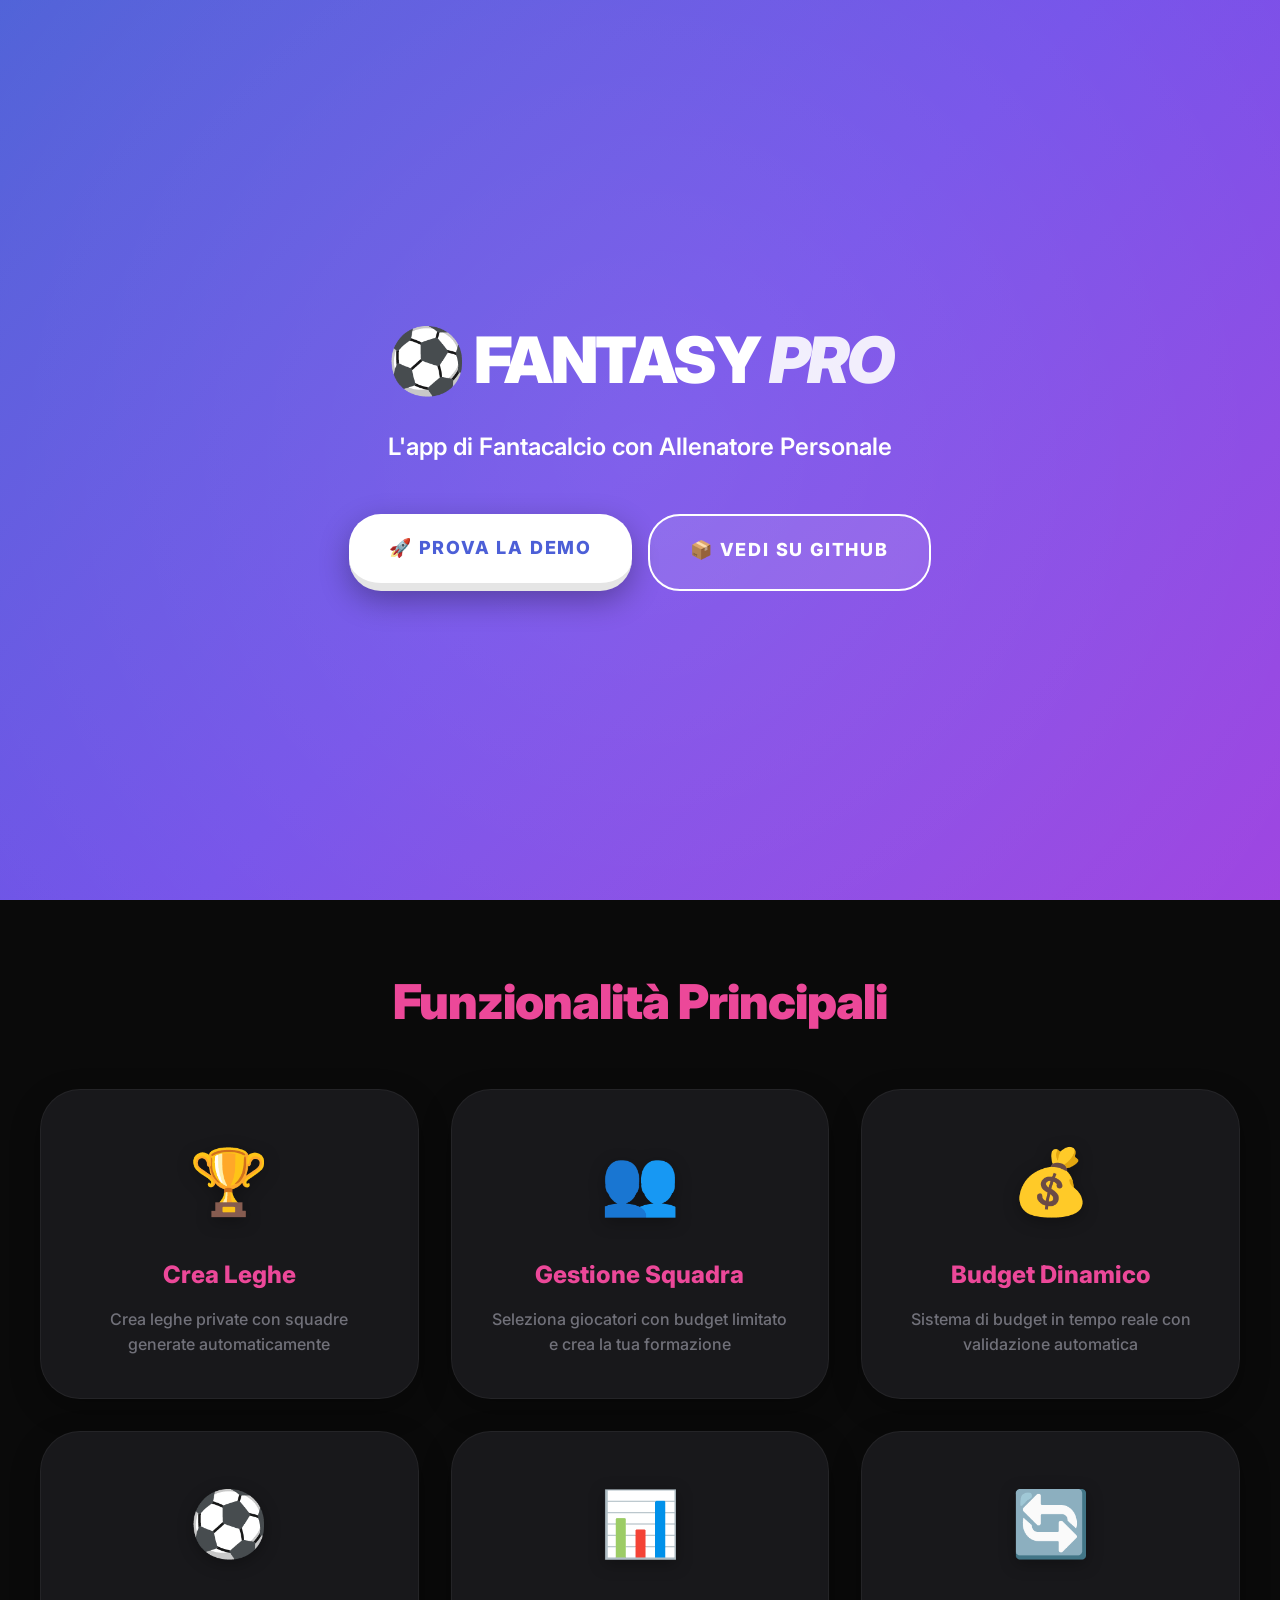
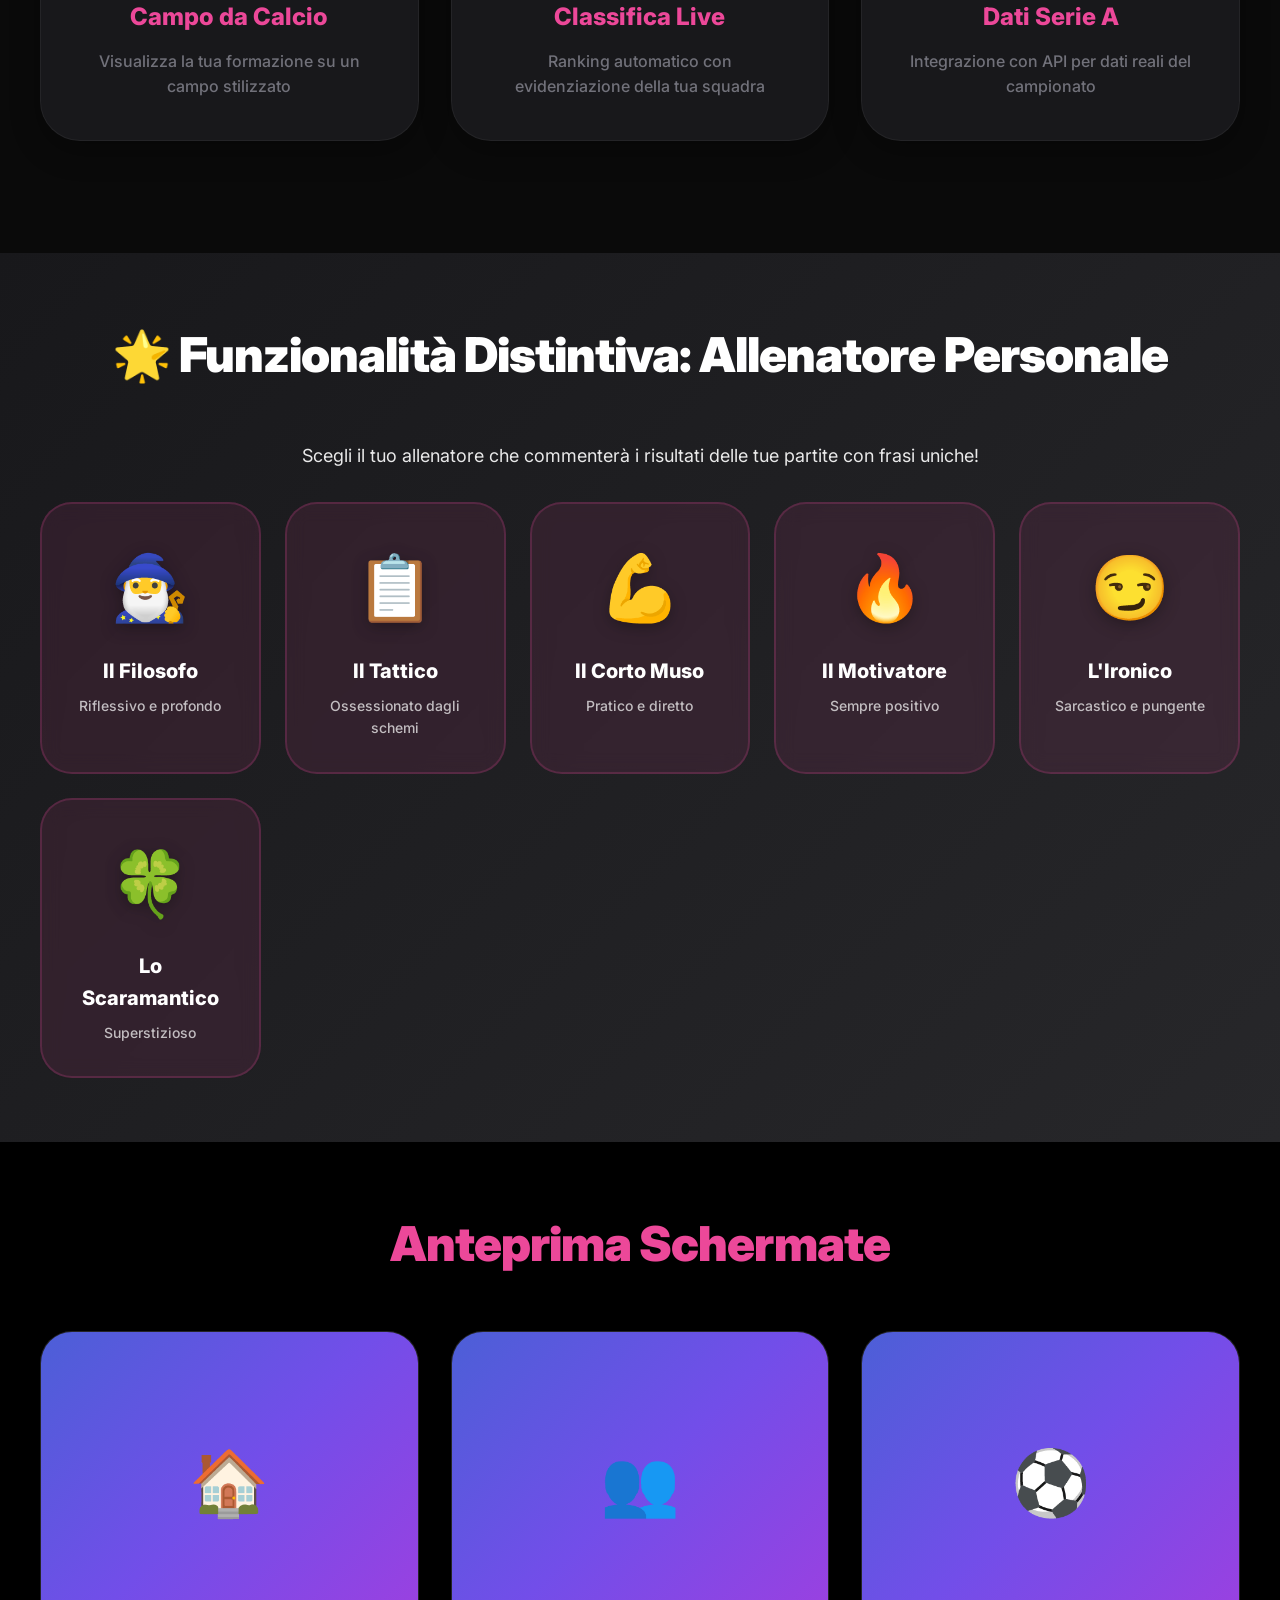
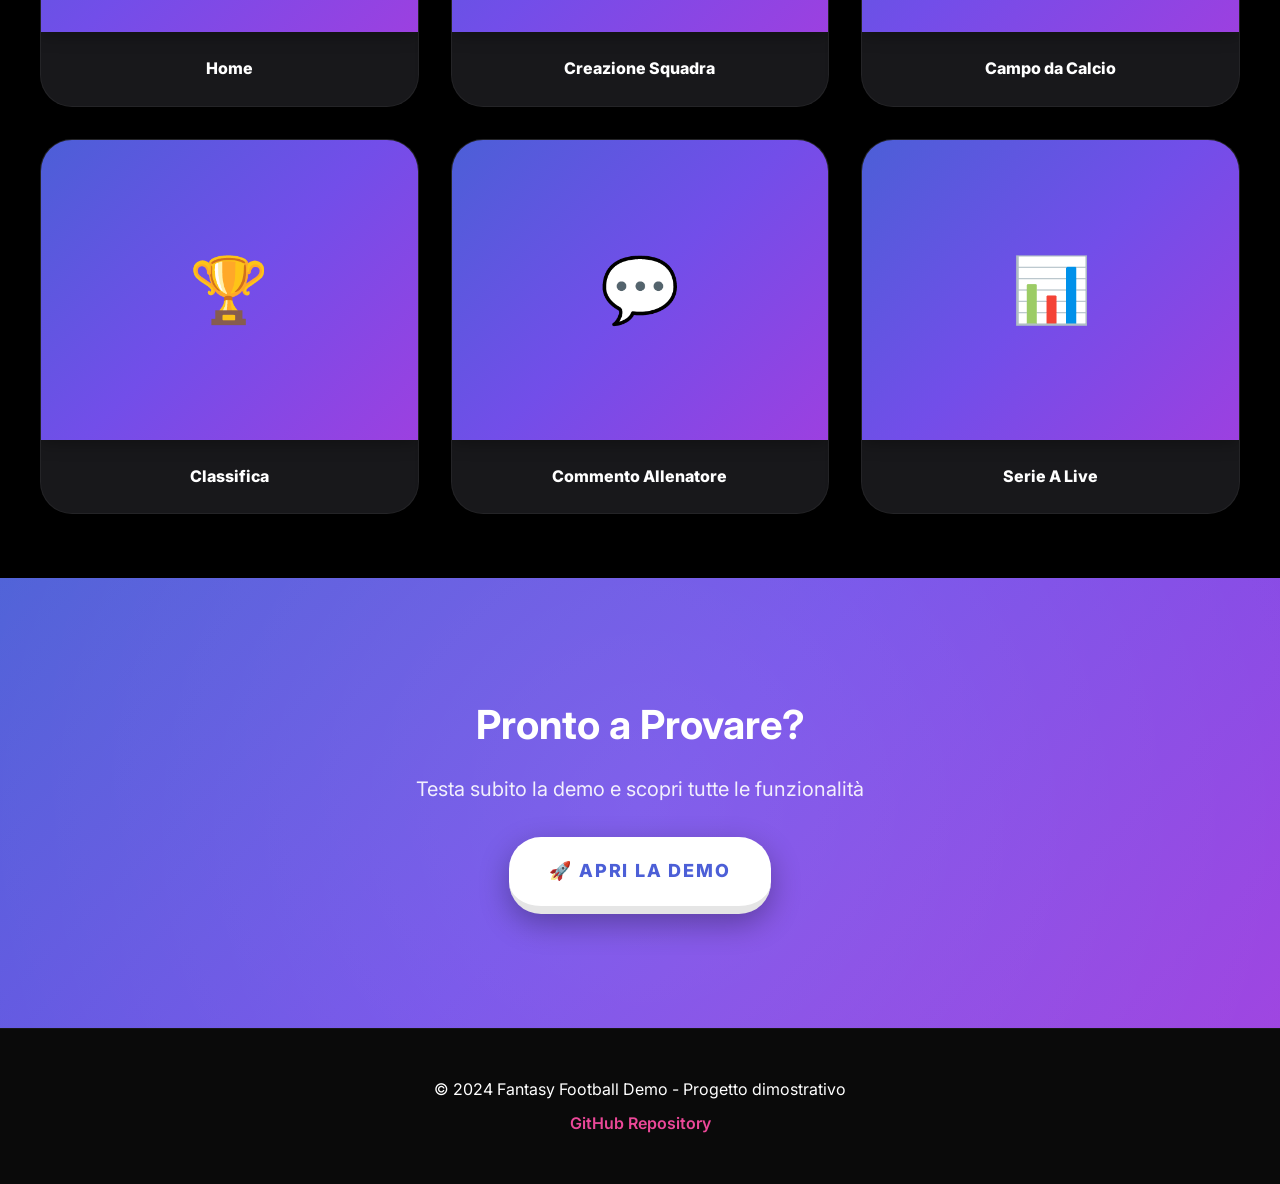
<file: docs/index.html>
<!DOCTYPE html>
<html lang="it">
<head>
    <meta charset="UTF-8">
    <meta name="viewport" content="width=device-width, initial-scale=1.0">
    <meta name="description" content="Fantasy Football Demo - App innovativa con Allenatore Personale">
    <title>Fantasy Football Demo - Anteprima</title>
    <link rel="preconnect" href="https://fonts.googleapis.com">
    <link rel="preconnect" href="https://fonts.gstatic.com" crossorigin>
    <link href="https://fonts.googleapis.com/css2?family=Inter:wght@300;400;500;600;700;800;900&family=JetBrains+Mono:wght@500;700;800&display=swap" rel="stylesheet">
    <style>
        * {
            margin: 0;
            padding: 0;
            box-sizing: border-box;
        }

        body {
            font-family: 'Inter', -apple-system, BlinkMacSystemFont, 'Segoe UI', Roboto, Oxygen, Ubuntu, Cantarell, sans-serif;
            background: #000000;
            color: #ffffff;
            line-height: 1.6;
        }

        .hero {
            min-height: 100vh;
            display: flex;
            flex-direction: column;
            align-items: center;
            justify-content: center;
            text-align: center;
            padding: 2rem;
            color: white;
            background: linear-gradient(135deg, #4c5fd7 0%, #724ee9 50%, #9c40e0 100%);
            position: relative;
            overflow: hidden;
        }

        .hero::before {
            content: '';
            position: absolute;
            top: -50%;
            left: -50%;
            width: 200%;
            height: 200%;
            background: radial-gradient(circle, rgba(255, 255, 255, 0.1) 0%, transparent 70%);
            animation: pulse-slow 8s ease-in-out infinite;
        }

        @keyframes pulse-slow {
            0%, 100% { transform: scale(1); opacity: 0.1; }
            50% { transform: scale(1.2); opacity: 0.2; }
        }

        .hero h1 {
            font-size: 4rem;
            margin-bottom: 1rem;
            animation: fadeInDown 1s ease-out;
            font-weight: 900;
            letter-spacing: -0.04em;
            position: relative;
            z-index: 10;
        }

        .hero .subtitle {
            font-size: 1.5rem;
            margin-bottom: 3rem;
            opacity: 0.9;
            animation: fadeInUp 1s ease-out 0.2s both;
            font-weight: 600;
            position: relative;
            z-index: 10;
        }

        .cta-buttons {
            display: flex;
            gap: 1rem;
            flex-wrap: wrap;
            justify-content: center;
            animation: fadeInUp 1s ease-out 0.4s both;
            position: relative;
            z-index: 10;
        }

        .btn {
            padding: 1.25rem 2.5rem;
            font-size: 1.125rem;
            font-weight: 800;
            border: none;
            border-radius: 2rem;
            cursor: pointer;
            text-decoration: none;
            transition: all 0.3s;
            display: inline-block;
            text-transform: uppercase;
            letter-spacing: 0.1em;
        }

        .btn-primary {
            background: white;
            color: #4c5fd7;
            box-shadow: 0 10px 30px rgba(0, 0, 0, 0.3);
            border-bottom: 8px solid #e5e5e5;
        }

        .btn-primary:hover {
            transform: translateY(-4px);
            box-shadow: 0 15px 40px rgba(0, 0, 0, 0.4);
        }

        .btn-primary:active {
            transform: scale(0.95);
        }

        .btn-secondary {
            background: rgba(255, 255, 255, 0.1);
            color: white;
            border: 2px solid white;
            backdrop-filter: blur(10px);
        }

        .btn-secondary:hover {
            background: rgba(255, 255, 255, 0.2);
            transform: translateY(-2px);
        }

        .features {
            background: #0a0a0a;
            padding: 4rem 2rem;
        }

        .container {
            max-width: 1200px;
            margin: 0 auto;
        }

        .section-title {
            text-align: center;
            font-size: 3rem;
            margin-bottom: 3rem;
            color: #ec4899;
            font-weight: 900;
            letter-spacing: -0.02em;
        }

        .features-grid {
            display: grid;
            grid-template-columns: repeat(auto-fit, minmax(300px, 1fr));
            gap: 2rem;
            margin-bottom: 3rem;
        }

        .feature-card {
            background: #18181b;
            padding: 2.5rem;
            border-radius: 2.5rem;
            text-align: center;
            transition: transform 0.3s;
            border: 1px solid rgba(255, 255, 255, 0.05);
            box-shadow: 0 10px 30px rgba(0, 0, 0, 0.3);
        }

        .feature-card:hover {
            transform: translateY(-8px);
            border-color: rgba(236, 72, 153, 0.3);
            box-shadow: 0 0 30px -5px #ec4899;
        }

        .feature-icon {
            font-size: 4rem;
            margin-bottom: 1.5rem;
            filter: drop-shadow(0 4px 8px rgba(0, 0, 0, 0.3));
        }

        .feature-title {
            font-size: 1.5rem;
            margin-bottom: 0.75rem;
            color: #ec4899;
            font-weight: 800;
        }

        .feature-card p {
            color: #71717a;
            font-weight: 500;
        }

        .coaches-section {
            background: linear-gradient(135deg, #18181b 0%, #27272a 100%);
            padding: 4rem 2rem;
            color: white;
        }

        .coaches-grid {
            display: grid;
            grid-template-columns: repeat(auto-fit, minmax(200px, 1fr));
            gap: 1.5rem;
            margin-top: 2rem;
        }

        .coach-preview {
            background: rgba(236, 72, 153, 0.1);
            padding: 2rem;
            border-radius: 2rem;
            text-align: center;
            backdrop-filter: blur(10px);
            border: 2px solid rgba(236, 72, 153, 0.2);
            transition: all 0.3s;
        }

        .coach-preview:hover {
            transform: scale(1.05);
            box-shadow: 0 0 30px -5px #ec4899;
            border-color: #ec4899;
        }

        .coach-avatar {
            font-size: 4rem;
            margin-bottom: 1rem;
            filter: drop-shadow(0 4px 8px rgba(0, 0, 0, 0.3));
        }

        .coach-name {
            font-size: 1.25rem;
            font-weight: 800;
            margin-bottom: 0.5rem;
        }

        .coach-desc {
            font-size: 0.875rem;
            opacity: 0.7;
            font-weight: 500;
        }

        .screenshots {
            background: #000000;
            padding: 4rem 2rem;
        }

        .screenshots-grid {
            display: grid;
            grid-template-columns: repeat(auto-fit, minmax(300px, 1fr));
            gap: 2rem;
            margin-top: 2rem;
        }

        .screenshot-card {
            background: #18181b;
            border-radius: 2rem;
            overflow: hidden;
            box-shadow: 0 10px 30px rgba(0, 0, 0, 0.5);
            border: 1px solid rgba(255, 255, 255, 0.05);
            transition: all 0.3s;
        }

        .screenshot-card:hover {
            transform: translateY(-5px);
            border-color: rgba(236, 72, 153, 0.3);
        }

        .screenshot-placeholder {
            background: linear-gradient(135deg, #4c5fd7 0%, #724ee9 50%, #9c40e0 100%);
            height: 300px;
            display: flex;
            align-items: center;
            justify-content: center;
            color: white;
            font-size: 4rem;
            filter: drop-shadow(0 4px 8px rgba(0, 0, 0, 0.3));
        }

        .screenshot-title {
            padding: 1.5rem;
            font-weight: 800;
            text-align: center;
            color: white;
        }

        .footer {
            background: #0a0a0a;
            color: white;
            padding: 3rem 2rem;
            text-align: center;
            border-top: 1px solid rgba(255, 255, 255, 0.05);
        }

        .footer a {
            color: #ec4899;
            text-decoration: none;
            font-weight: 600;
            transition: all 0.3s;
        }

        .footer a:hover {
            color: #f472b6;
            text-decoration: underline;
        }

        @keyframes fadeInDown {
            from {
                opacity: 0;
                transform: translateY(-30px);
            }
            to {
                opacity: 1;
                transform: translateY(0);
            }
        }

        @keyframes fadeInUp {
            from {
                opacity: 0;
                transform: translateY(30px);
            }
            to {
                opacity: 1;
                transform: translateY(0);
            }
        }

        @media (max-width: 768px) {
            .hero h1 {
                font-size: 2.5rem;
            }

            .hero .subtitle {
                font-size: 1.25rem;
            }

            .cta-buttons {
                flex-direction: column;
                width: 100%;
            }

            .btn {
                width: 100%;
            }
            
            .section-title {
                font-size: 2rem;
            }
        }
    </style>
</head>
<body>
    <!-- Hero Section -->
    <section class="hero">
        <h1>⚽ FANTASY <span style="font-style: italic; opacity: 0.9;">PRO</span></h1>
        <p class="subtitle">L'app di Fantacalcio con Allenatore Personale</p>
        <div class="cta-buttons">
            <a href="./app.html" class="btn btn-primary">🚀 Prova la Demo</a>
            <a href="https://github.com/xtruel/fantacalciorepo" class="btn btn-secondary" target="_blank">📦 Vedi su GitHub</a>
        </div>
    </section>

    <!-- Features Section -->
    <section class="features">
        <div class="container">
            <h2 class="section-title">Funzionalità Principali</h2>
            <div class="features-grid">
                <div class="feature-card">
                    <div class="feature-icon">🏆</div>
                    <h3 class="feature-title">Crea Leghe</h3>
                    <p>Crea leghe private con squadre generate automaticamente</p>
                </div>
                <div class="feature-card">
                    <div class="feature-icon">👥</div>
                    <h3 class="feature-title">Gestione Squadra</h3>
                    <p>Seleziona giocatori con budget limitato e crea la tua formazione</p>
                </div>
                <div class="feature-card">
                    <div class="feature-icon">💰</div>
                    <h3 class="feature-title">Budget Dinamico</h3>
                    <p>Sistema di budget in tempo reale con validazione automatica</p>
                </div>
                <div class="feature-card">
                    <div class="feature-icon">⚽</div>
                    <h3 class="feature-title">Campo da Calcio</h3>
                    <p>Visualizza la tua formazione su un campo stilizzato</p>
                </div>
                <div class="feature-card">
                    <div class="feature-icon">📊</div>
                    <h3 class="feature-title">Classifica Live</h3>
                    <p>Ranking automatico con evidenziazione della tua squadra</p>
                </div>
                <div class="feature-card">
                    <div class="feature-icon">🔄</div>
                    <h3 class="feature-title">Dati Serie A</h3>
                    <p>Integrazione con API per dati reali del campionato</p>
                </div>
            </div>
        </div>
    </section>

    <!-- Coaches Section -->
    <section class="coaches-section">
        <div class="container">
            <h2 class="section-title" style="color: white;">🌟 Funzionalità Distintiva: Allenatore Personale</h2>
            <p style="text-align: center; font-size: 1.125rem; margin-bottom: 2rem; opacity: 0.9;">
                Scegli il tuo allenatore che commenterà i risultati delle tue partite con frasi uniche!
            </p>
            <div class="coaches-grid">
                <div class="coach-preview">
                    <div class="coach-avatar">🧙‍♂️</div>
                    <div class="coach-name">Il Filosofo</div>
                    <div class="coach-desc">Riflessivo e profondo</div>
                </div>
                <div class="coach-preview">
                    <div class="coach-avatar">📋</div>
                    <div class="coach-name">Il Tattico</div>
                    <div class="coach-desc">Ossessionato dagli schemi</div>
                </div>
                <div class="coach-preview">
                    <div class="coach-avatar">💪</div>
                    <div class="coach-name">Il Corto Muso</div>
                    <div class="coach-desc">Pratico e diretto</div>
                </div>
                <div class="coach-preview">
                    <div class="coach-avatar">🔥</div>
                    <div class="coach-name">Il Motivatore</div>
                    <div class="coach-desc">Sempre positivo</div>
                </div>
                <div class="coach-preview">
                    <div class="coach-avatar">😏</div>
                    <div class="coach-name">L'Ironico</div>
                    <div class="coach-desc">Sarcastico e pungente</div>
                </div>
                <div class="coach-preview">
                    <div class="coach-avatar">🍀</div>
                    <div class="coach-name">Lo Scaramantico</div>
                    <div class="coach-desc">Superstizioso</div>
                </div>
            </div>
        </div>
    </section>

    <!-- Screenshots Section -->
    <section class="screenshots">
        <div class="container">
            <h2 class="section-title">Anteprima Schermate</h2>
            <div class="screenshots-grid">
                <div class="screenshot-card">
                    <div class="screenshot-placeholder">🏠</div>
                    <div class="screenshot-title">Home</div>
                </div>
                <div class="screenshot-card">
                    <div class="screenshot-placeholder">👥</div>
                    <div class="screenshot-title">Creazione Squadra</div>
                </div>
                <div class="screenshot-card">
                    <div class="screenshot-placeholder">⚽</div>
                    <div class="screenshot-title">Campo da Calcio</div>
                </div>
                <div class="screenshot-card">
                    <div class="screenshot-placeholder">🏆</div>
                    <div class="screenshot-title">Classifica</div>
                </div>
                <div class="screenshot-card">
                    <div class="screenshot-placeholder">💬</div>
                    <div class="screenshot-title">Commento Allenatore</div>
                </div>
                <div class="screenshot-card">
                    <div class="screenshot-placeholder">📊</div>
                    <div class="screenshot-title">Serie A Live</div>
                </div>
            </div>
        </div>
    </section>

    <!-- CTA Section -->
    <section class="hero" style="min-height: 50vh;">
        <h2 style="font-size: 2.5rem; margin-bottom: 1rem;">Pronto a Provare?</h2>
        <p style="font-size: 1.25rem; margin-bottom: 2rem; opacity: 0.9;">
            Testa subito la demo e scopri tutte le funzionalità
        </p>
        <div class="cta-buttons">
            <a href="./app.html" class="btn btn-primary">🚀 Apri la Demo</a>
        </div>
    </section>

    <!-- Footer -->
    <footer class="footer">
        <p>&copy; 2024 Fantasy Football Demo - Progetto dimostrativo</p>
        <p style="margin-top: 0.5rem;">
            <a href="https://github.com/xtruel/fantacalciorepo" target="_blank">GitHub Repository</a>
        </p>
    </footer>
</body>
</html>
</file>
